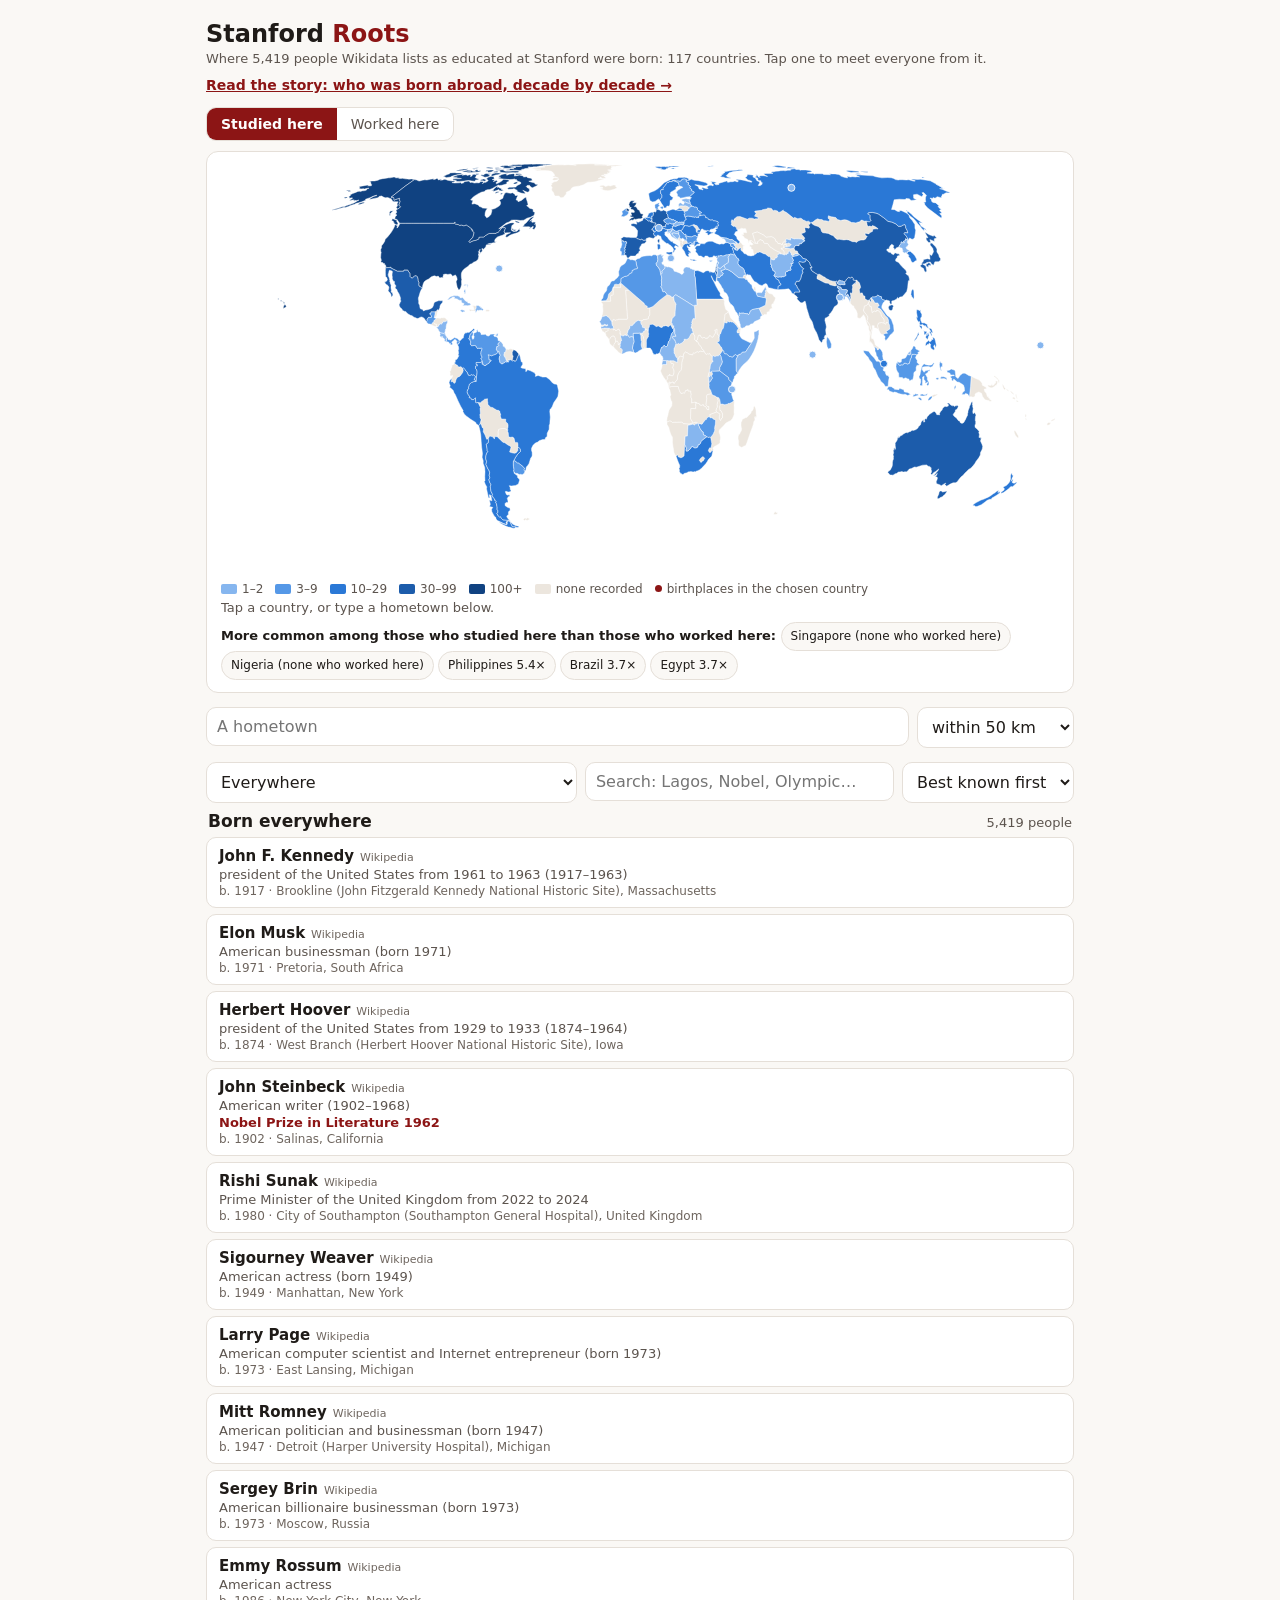
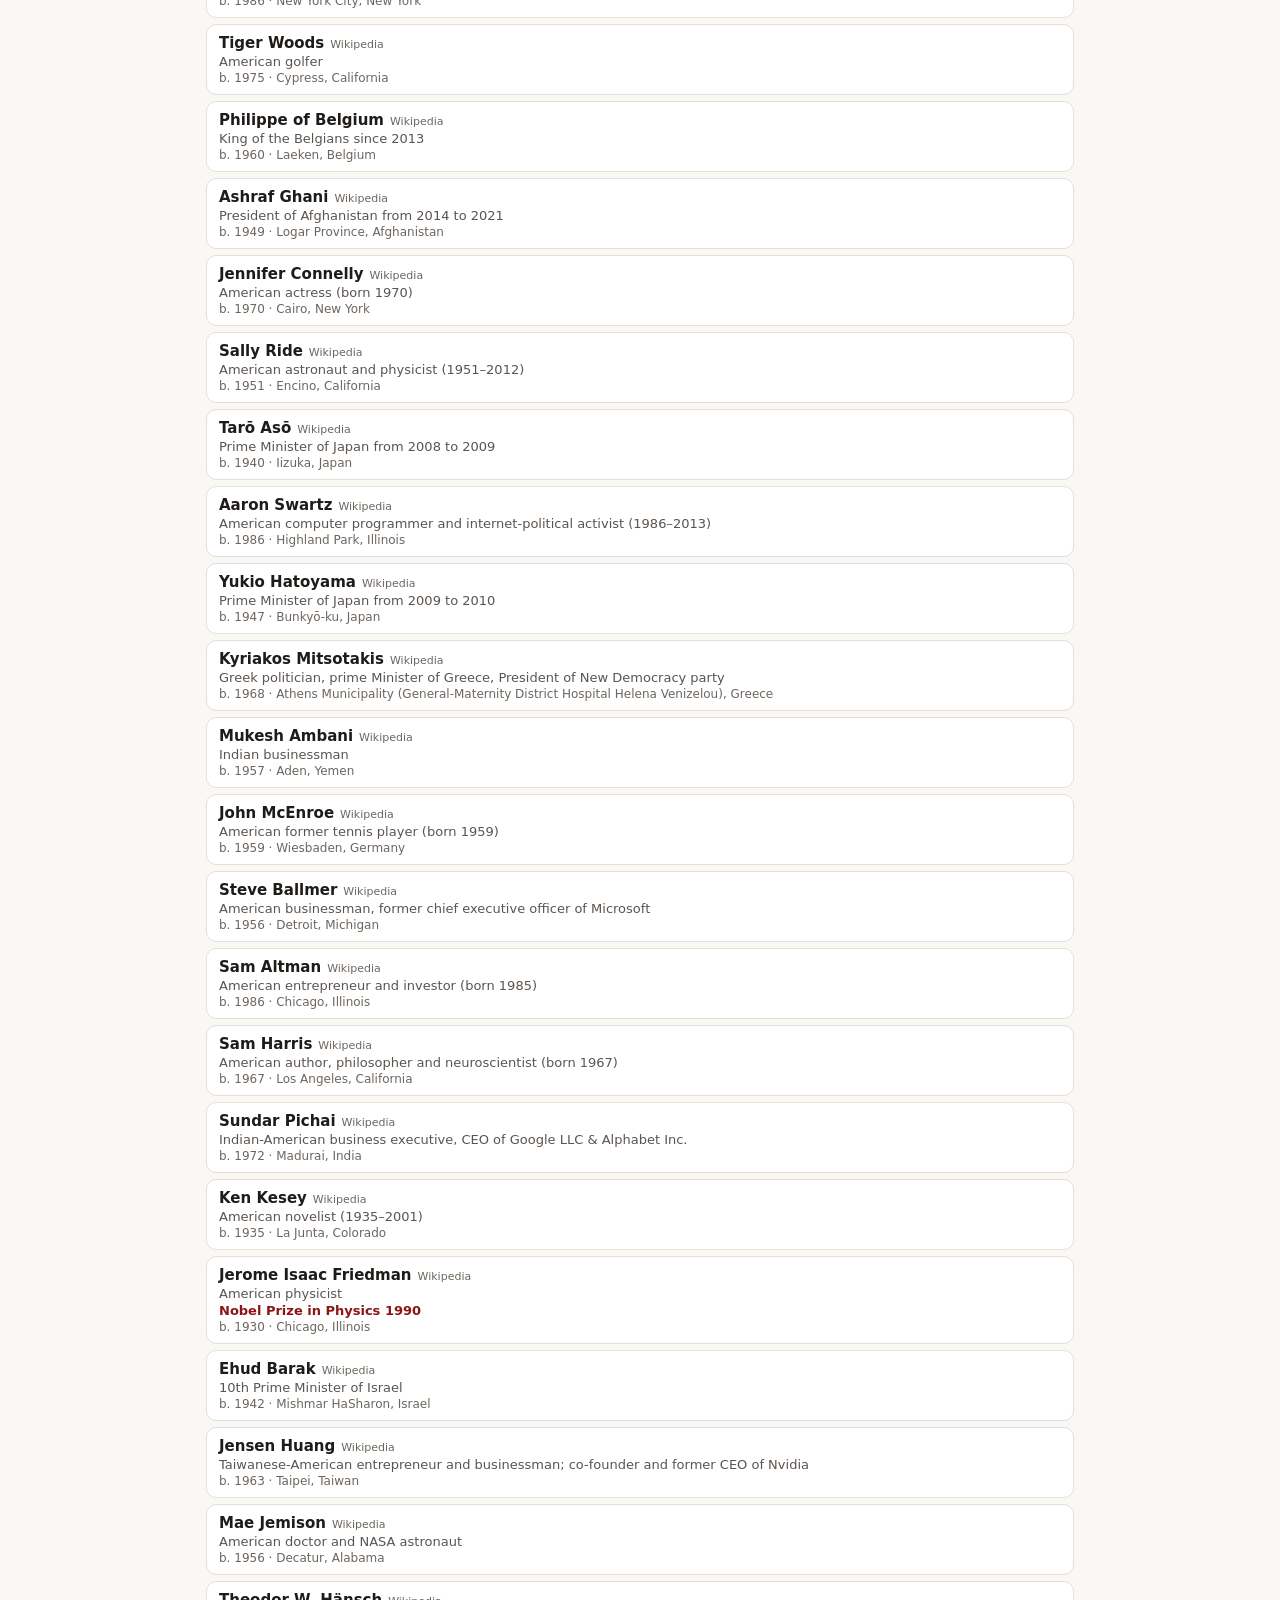
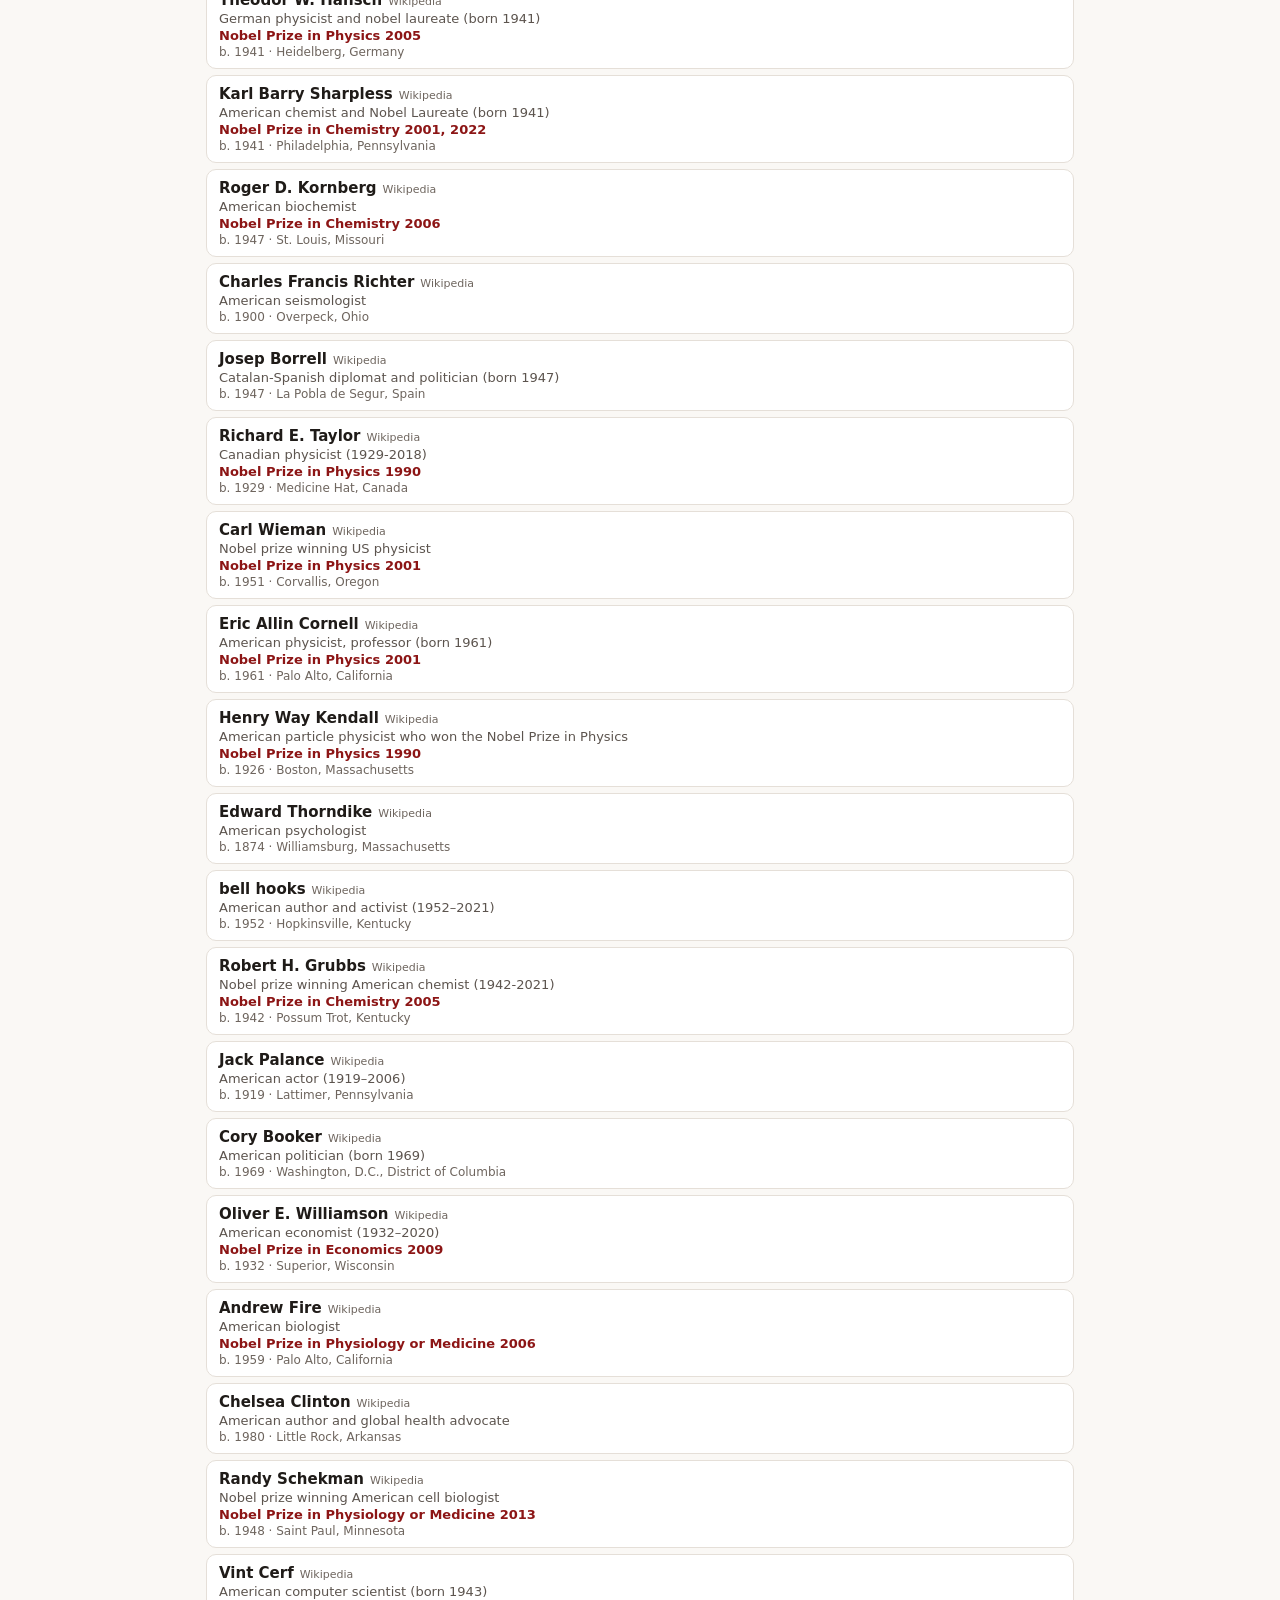
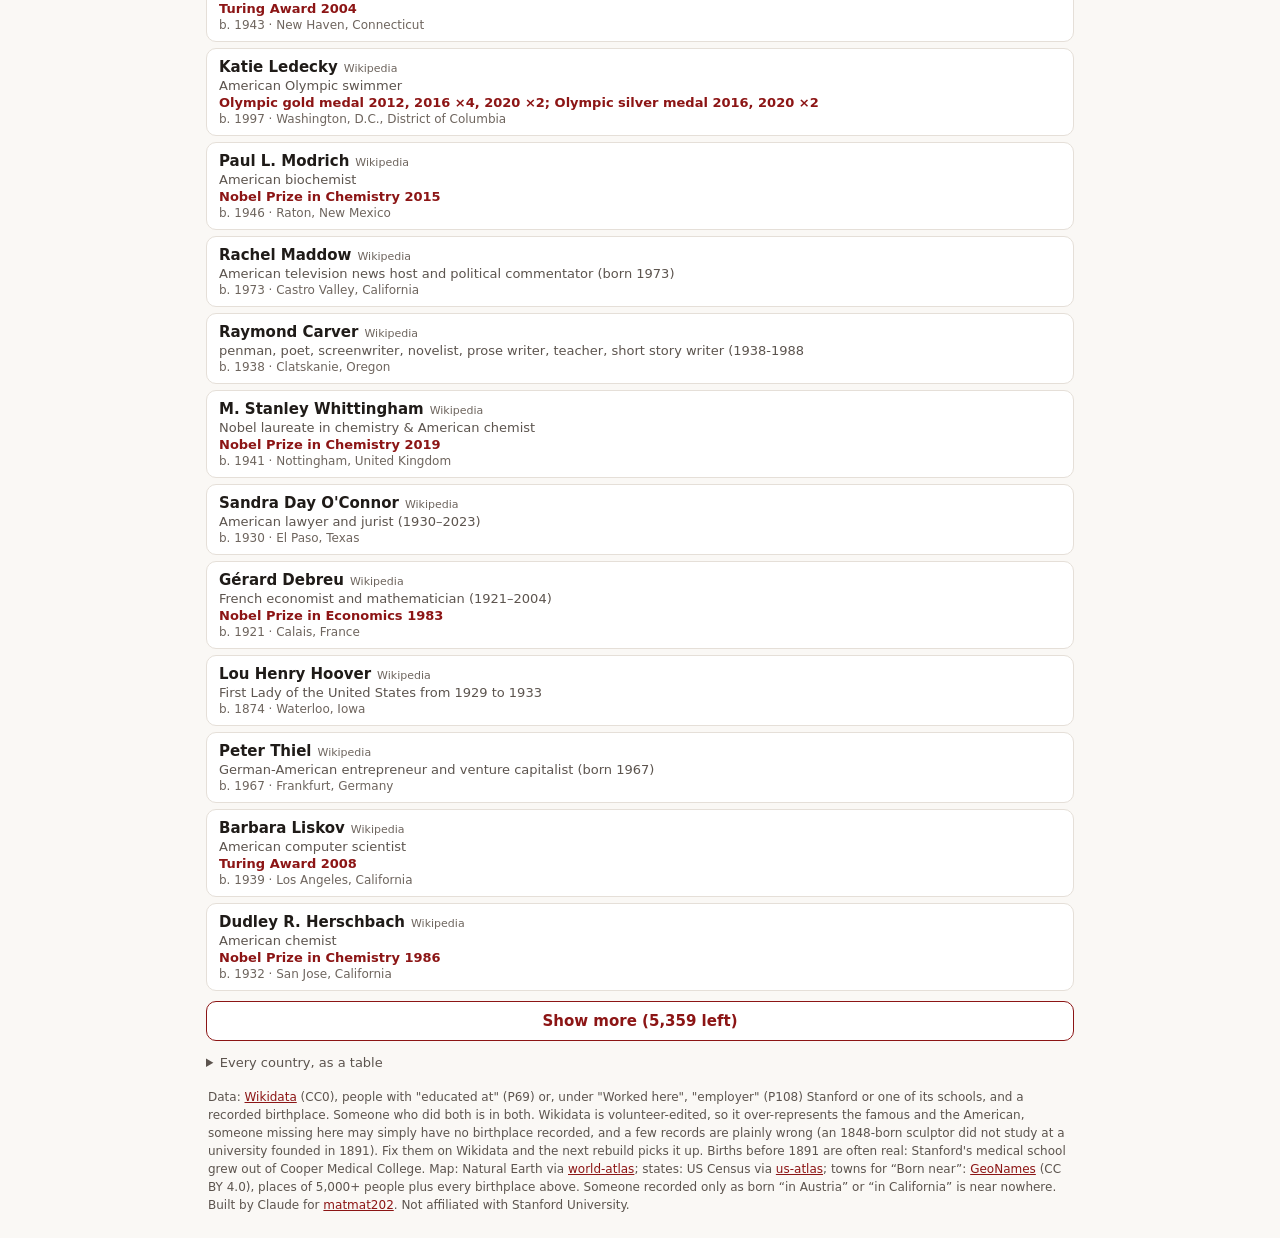
<file: index.html>
<!doctype html>
<html lang="en">
<head>
<meta charset="utf-8">
<meta name="viewport" content="width=device-width,initial-scale=1">
<title>Stanford Roots · where Stanford's people were born</title>
<link rel="icon" href="data:image/svg+xml,%3Csvg xmlns='http://www.w3.org/2000/svg' viewBox='0 0 32 32'%3E%3Crect width='32' height='32' rx='6' fill='%238c1515'/%3E%3Ccircle cx='16' cy='16' r='9' fill='none' stroke='%23fff' stroke-width='2.5'/%3E%3Cpath d='M7 16h18M16 7c-4 5-4 13 0 18M16 7c4 5 4 13 0 18' fill='none' stroke='%23fff' stroke-width='2'/%3E%3C/svg%3E">
<meta name="theme-color" content="#8c1515">
<meta name="description" content="A world map of where 5,000+ Stanford-educated people, and 1,700+ who worked there, were born, from Wikidata. Pick a country, or type your hometown, and meet everyone from it.">
<meta property="og:type" content="website">
<meta property="og:url" content="https://matmat202.github.io/stanford-roots/">
<meta property="og:title" content="Stanford Roots">
<meta property="og:description" content="Where 5,000+ Stanford-educated people were born. Pick a country.">
<meta property="og:image" content="https://matmat202.github.io/stanford-roots/icons/card.png">
<meta property="og:image:width" content="1200">
<meta property="og:image:height" content="630">
<meta name="twitter:card" content="summary_large_image">
<link rel="apple-touch-icon" href="icons/icon-180.png">
<meta name="twitter:card" content="summary">
<style>
:root{color-scheme:light;--ground:#faf8f5;--card:#fff;--ink:#1f1b18;--ink-2:#5c544e;--ink-3:#6e655e;
  --line:#e5dfd8;--accent:#8c1515;--none:#ece6de;--edge:#fff;
  --b0:#86b6ef;--b1:#5598e7;--b2:#2a78d6;--b3:#1c5cab;--b4:#104281;
  --dot:#8c1515;
  --f-ui:system-ui,-apple-system,"Segoe UI",sans-serif}
@media (prefers-color-scheme:dark){:root{color-scheme:dark;--ground:#161311;--card:#211c19;--ink:#efe9e3;
  --ink-2:#b2a89f;--ink-3:#a1968c;--line:#352e29;--accent:#e36a63;--none:#2f2925;--edge:#211c19;
  --b0:#184f95;--b1:#256abf;--b2:#3987e5;--b3:#6da7ec;--b4:#b7d3f6;
  --dot:#ff8a80}}
*{box-sizing:border-box}
body{margin:0;background:var(--ground);color:var(--ink);font-family:var(--f-ui);font-size:15px}
main{max-width:900px;margin:0 auto;padding:16px}
h1{font-size:24px;margin:4px 0 2px}h1 .red{color:var(--accent)}
.sub{color:var(--ink-2);font-size:13px;margin:0 0 14px;line-height:1.45}
.story{font-size:14px;margin:-6px 0 14px}.story a{color:var(--accent);font-weight:600}
a{color:var(--accent)}
:focus-visible{outline:3px solid var(--accent);outline-offset:2px}
.card{background:var(--card);border:1px solid var(--line);border-radius:12px;padding:10px}
#map svg{display:block;width:100%;height:auto;touch-action:manipulation}
.c{stroke:var(--edge);stroke-width:.5;cursor:pointer}
.c:hover{stroke:var(--ink);stroke-width:1}
.c.e{fill:var(--none);cursor:default}
.c.e:hover{stroke:var(--edge);stroke-width:.5}
.c.sel{stroke:var(--accent);stroke-width:1.6}
.tiny{stroke:var(--edge);stroke-width:1;cursor:pointer}
.tiny.sel{stroke:var(--accent);stroke-width:2}
.pt{fill:var(--dot);stroke:var(--card);stroke-width:.6;pointer-events:none}
.legend{display:flex;flex-wrap:wrap;align-items:center;gap:6px 12px;font-size:12px;color:var(--ink-2);margin:8px 4px 2px}
.legend .k{display:inline-flex;align-items:center;gap:5px}
.legend .sw{width:16px;height:10px;border-radius:2px;display:inline-block}
.legend .dotk{width:7px;height:7px;border-radius:50%;background:var(--dot);display:inline-block}
.tipbox{font-size:13px;color:var(--ink-2);margin:4px 4px 0;min-height:1.3em}
.controls{display:grid;grid-template-columns:1.2fr 1fr auto;gap:8px;margin:14px 0 8px}
@media (max-width:620px){.controls{grid-template-columns:1fr auto}.controls .q{grid-column:1 / -1;order:3}}
/* One column on a phone: "Bosnia and Herzegovina (1)" needs ~194px and the country select had 97px at 320 beside Sort. */
@media (max-width:480px){.controls{grid-template-columns:1fr}}
select,input{font:inherit;padding:9px 10px;border:1px solid var(--line);border-radius:10px;background:var(--card);color:var(--ink);min-width:0;width:100%}
label.v{position:absolute;left:-9999px}
.head{display:flex;align-items:baseline;justify-content:space-between;gap:10px;margin:6px 2px 6px}
.head h2{font-size:17px;margin:0}
.head .n{font-size:13px;color:var(--ink-2);font-variant-numeric:tabular-nums}
ol.people{list-style:none;margin:0;padding:0;display:grid;gap:6px}
ol.people li{background:var(--card);border:1px solid var(--line);border-radius:10px;padding:9px 12px}
ol.people .nm{font-weight:600;text-decoration:none;color:var(--ink)}
ol.people .nm:hover{color:var(--accent);text-decoration:underline}
ol.people .src{font-size:11px;color:var(--ink-3);margin-left:6px}
ol.people .d{font-size:13px;color:var(--ink-2);margin-top:2px}
ol.people .nb{font-size:13px;color:var(--accent);font-weight:600;margin-top:2px}
ol.people .l{font-size:12px;color:var(--ink-3);margin-top:2px}
.more{font:inherit;font-weight:600;margin:10px 0 0;padding:10px 16px;border:1px solid var(--accent);border-radius:10px;background:var(--card);color:var(--accent);cursor:pointer;width:100%}
.empty{color:var(--ink-2);font-size:14px;padding:14px 4px}
details{margin:14px 0 0}
summary{cursor:pointer;font-size:13px;color:var(--ink-2)}
.tbl{overflow-x:auto}
.tbl table{border-collapse:collapse;font-size:12px;font-variant-numeric:tabular-nums;margin-top:6px;width:100%}
.tbl th,.tbl td{padding:3px 8px;border-bottom:1px solid var(--line);text-align:left}
.tbl td.r,.tbl th.r{text-align:right}
.views{display:inline-flex;border:1px solid var(--line);border-radius:10px;overflow:hidden;margin:0 0 10px;background:var(--card)}
.views button{font:inherit;font-size:14px;padding:8px 14px;border:0;background:none;color:var(--ink-2);cursor:pointer}
.views button:focus-visible{outline-offset:-4px}
.views button[aria-pressed="true"]:focus-visible{outline-color:var(--card)}
.views button[aria-pressed="true"]{background:var(--accent);color:var(--card);font-weight:600}
.contrast{font-size:13px;color:var(--ink-2);margin:6px 4px 2px;line-height:1.9}
.contrast b{font-weight:600;color:var(--ink)}
.chip{font:inherit;font-size:12px;padding:2px 9px;border:1px solid var(--line);border-radius:999px;background:var(--ground);color:var(--ink);cursor:pointer}
.chip:hover{border-color:var(--accent);color:var(--accent)}
#us svg{display:block;width:100%;height:auto;touch-action:manipulation}
#us h2{font-size:16px;margin:2px 4px 6px}
#us .row{display:flex;gap:8px;align-items:center;margin:8px 4px 0;flex-wrap:wrap}
#us .row select{width:auto;flex:1 1 220px}
#us .note{font-size:12px;color:var(--ink-3);margin:6px 4px 0}
.near{display:grid;grid-template-columns:1fr auto;gap:8px;margin:14px 0 0}
.nearbox{position:relative}
.opts{position:absolute;z-index:5;left:0;right:0;top:calc(100% + 4px);margin:0;padding:4px;list-style:none;background:var(--card);
  border:1px solid var(--line);border-radius:10px;box-shadow:0 6px 20px rgba(0,0,0,.18);max-height:320px;overflow:auto}
.opts li{padding:8px 10px;border-radius:7px;cursor:pointer;font-size:14px}
.opts li[aria-selected="true"],.opts li:hover{background:var(--ground);color:var(--accent)}
.opts li.none{color:var(--ink-2);cursor:default}
.home{fill:none;stroke:var(--ink);stroke-width:1.6;pointer-events:none}
.ring{fill:none;stroke:var(--ink);stroke-width:.8;stroke-dasharray:3 2;pointer-events:none;opacity:.7}
ol.people .km{color:var(--ink-2);font-weight:600}
.legend .homek{width:9px;height:9px;border-radius:50%;border:1.6px solid var(--ink);display:inline-block}
footer{font-size:12px;color:var(--ink-2);line-height:1.5;margin:18px 2px 8px}
/* iOS Safari zooms the page into any field under 16px when it is tapped (input-zoom) */
input,select,textarea{font-size:16px!important}
</style>
</head>
<body>
<main>
  <h1>Stanford <span class="red">Roots</span></h1>
  <p class="sub" id="sub">Where the people Wikidata lists as educated at Stanford were born. Tap a country to meet everyone from it.</p>
  <p class="story"><a href="story/">Read the story: who was born abroad, decade by decade &rarr;</a></p>

  <div class="views" id="views" role="group" aria-label="Whose birthplaces">
    <button type="button" data-v="studied" aria-pressed="true">Studied here</button>
    <button type="button" data-v="worked" aria-pressed="false">Worked here</button>
  </div>

  <section class="card" aria-label="World map">
    <div id="map"></div>
    <div class="legend" id="legend"></div>
    <p class="tipbox" id="hover" aria-live="polite"></p>
    <p class="contrast" id="contrast"></p>
  </section>

  <section class="card" id="us" aria-label="United States by state" hidden style="margin-top:12px">
    <h2 id="usTitle">Born in the United States, by state</h2>
    <div id="usmap"></div>
    <div class="legend" id="usLegend"></div>
    <p class="tipbox" id="usHover" aria-live="polite"></p>
    <div class="row"><label class="v" for="state">State</label><select id="state"></select></div>
    <p class="contrast" id="usContrast"></p>
    <p class="note" id="usNote"></p>
    <details>
      <summary>Every state, as a table</summary>
      <div class="tbl" id="usTable"></div>
    </details>
  </section>

  <div class="near" id="nearRow">
    <div class="nearbox"><label class="v" for="near">Born near</label>
      <input id="near" type="search" autocomplete="off" spellcheck="false" placeholder="A hometown"
        role="combobox" aria-autocomplete="list" aria-expanded="false" aria-controls="nearList">
      <ul id="nearList" class="opts" role="listbox" aria-label="Places" hidden></ul></div>
    <div><label class="v" for="km">Within</label><select id="km">
      <option value="25">within 25 km</option><option value="50" selected>within 50 km</option>
      <option value="100">within 100 km</option><option value="200">within 200 km</option>
    </select></div>
  </div>

  <div class="controls">
    <div><label class="v" for="country">Country</label><select id="country"></select></div>
    <div class="q"><label class="v" for="q">Search</label><input id="q" type="search" autocomplete="off" placeholder="Search: Lagos, Nobel, Olympic…"></div>
    <div><label class="v" for="sort">Sort</label><select id="sort">
      <option value="known">Best known first</option><option value="old">Oldest first</option><option value="new">Newest first</option><option value="az">A–Z</option>
    </select></div>
  </div>

  <div class="head"><h2 id="listTitle">Everyone</h2><span class="n" id="listCount"></span></div>
  <ol class="people" id="people"></ol>
  <button class="more" id="more" type="button" hidden>Show more</button>

  <details>
    <summary>Every country, as a table</summary>
    <div class="tbl" id="table"></div>
  </details>

  <footer id="foot">Data: <a href="https://www.wikidata.org/">Wikidata</a> (CC0), people with "educated at" (P69) or, under
    "Worked here", "employer" (P108) Stanford or one of its schools, and a recorded birthplace. Someone who did both is in both. Wikidata is volunteer-edited, so it over-represents the famous and
    the American, someone missing here may simply have no birthplace recorded, and a few records are plainly wrong (an 1848-born sculptor did not study at a university founded in 1891). Fix them on Wikidata and the next rebuild picks it up. Births before 1891 are often real: Stanford's medical school grew out of Cooper Medical College. Map: Natural Earth via
    <a href="https://github.com/topojson/world-atlas">world-atlas</a>; states: US Census via
    <a href="https://github.com/topojson/us-atlas">us-atlas</a>; towns for “Born near”: <a href="https://www.geonames.org/">GeoNames</a> (CC BY 4.0), places of 5,000+ people plus every birthplace above. Someone recorded only as born “in Austria” or “in California” is near nowhere. Built by Claude for
    <a href="https://matmat202.github.io/">matmat202</a>. Not affiliated with Stanford University.</footer>
</main>
<!-- Fetched in parallel with app.js instead of behind it: each was one more round trip
     before the first draw (projects/site-speed, 2026-10-28). -->
<link rel="modulepreload" href="roots-logic.js">
<link rel="preload" href="data/roots.json" as="fetch" crossorigin>
<script type="module" src="app.js"></script>
</body>
</html>
</file>
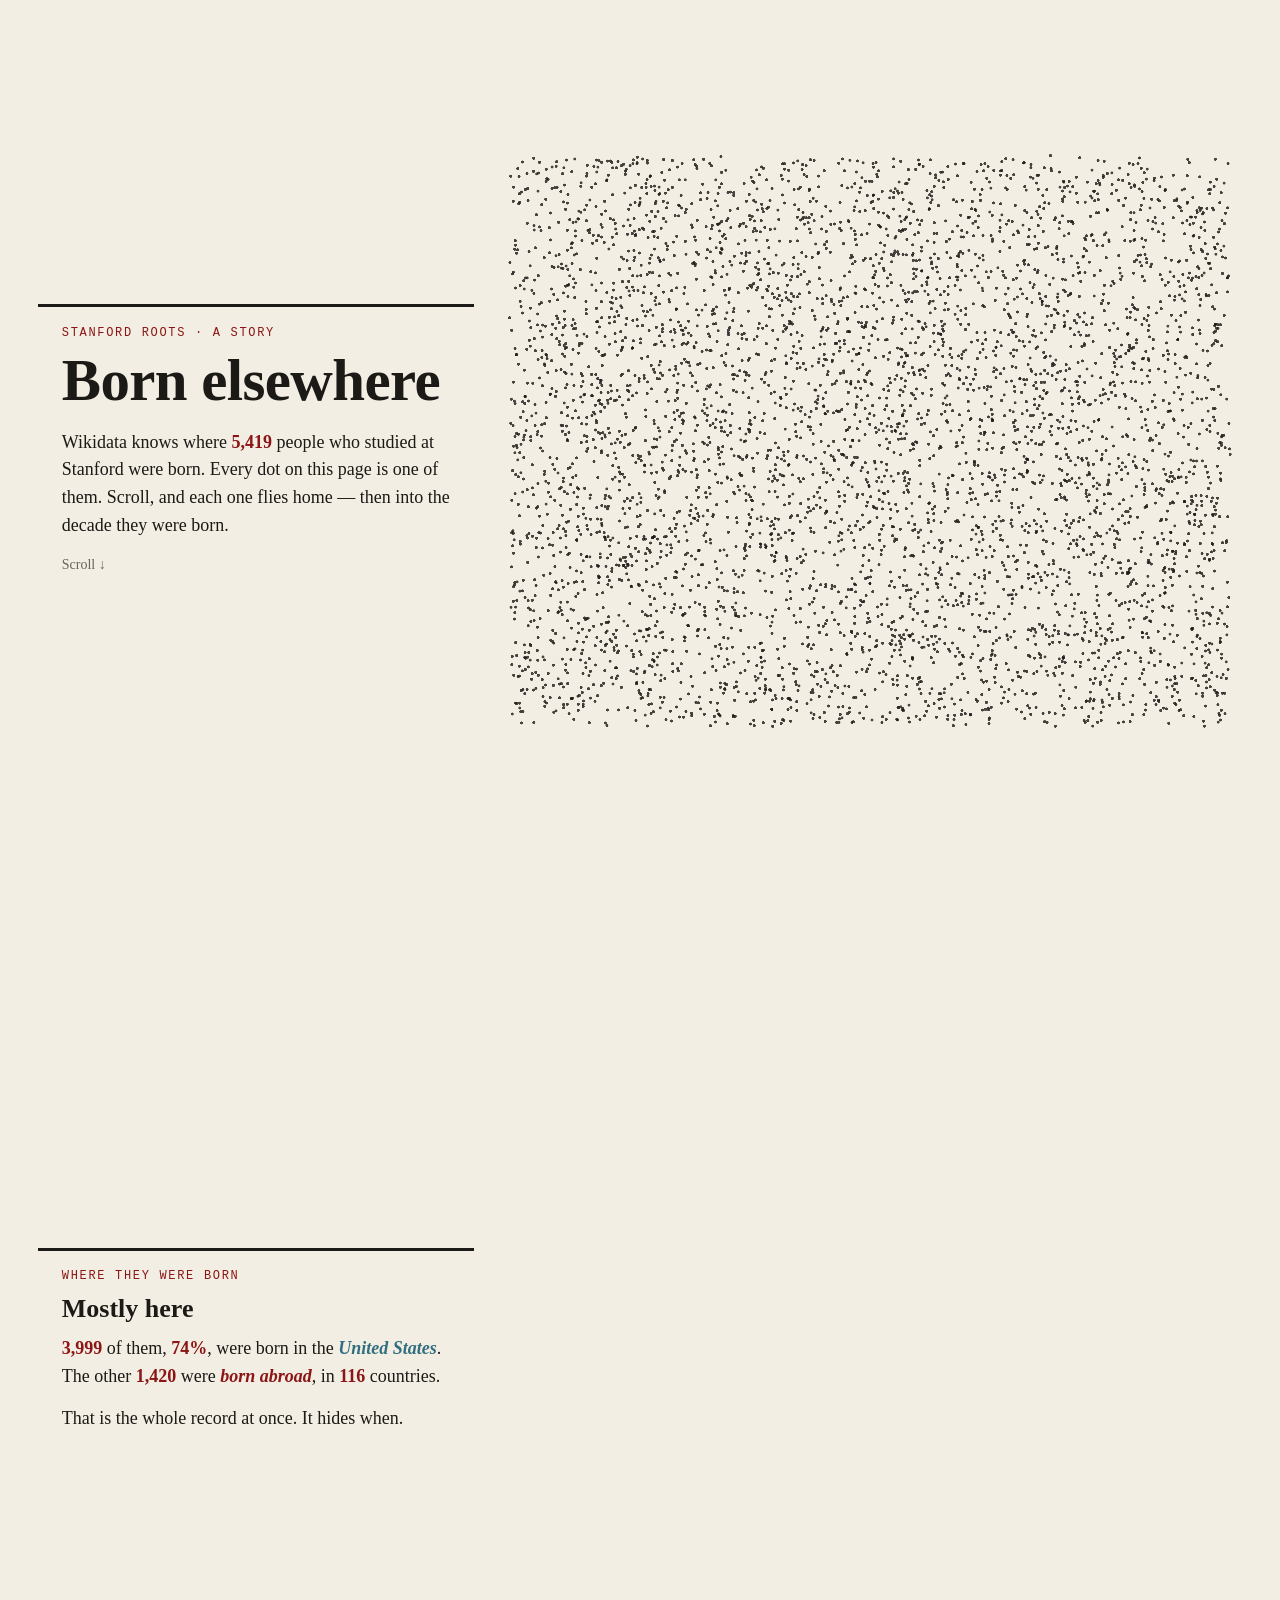
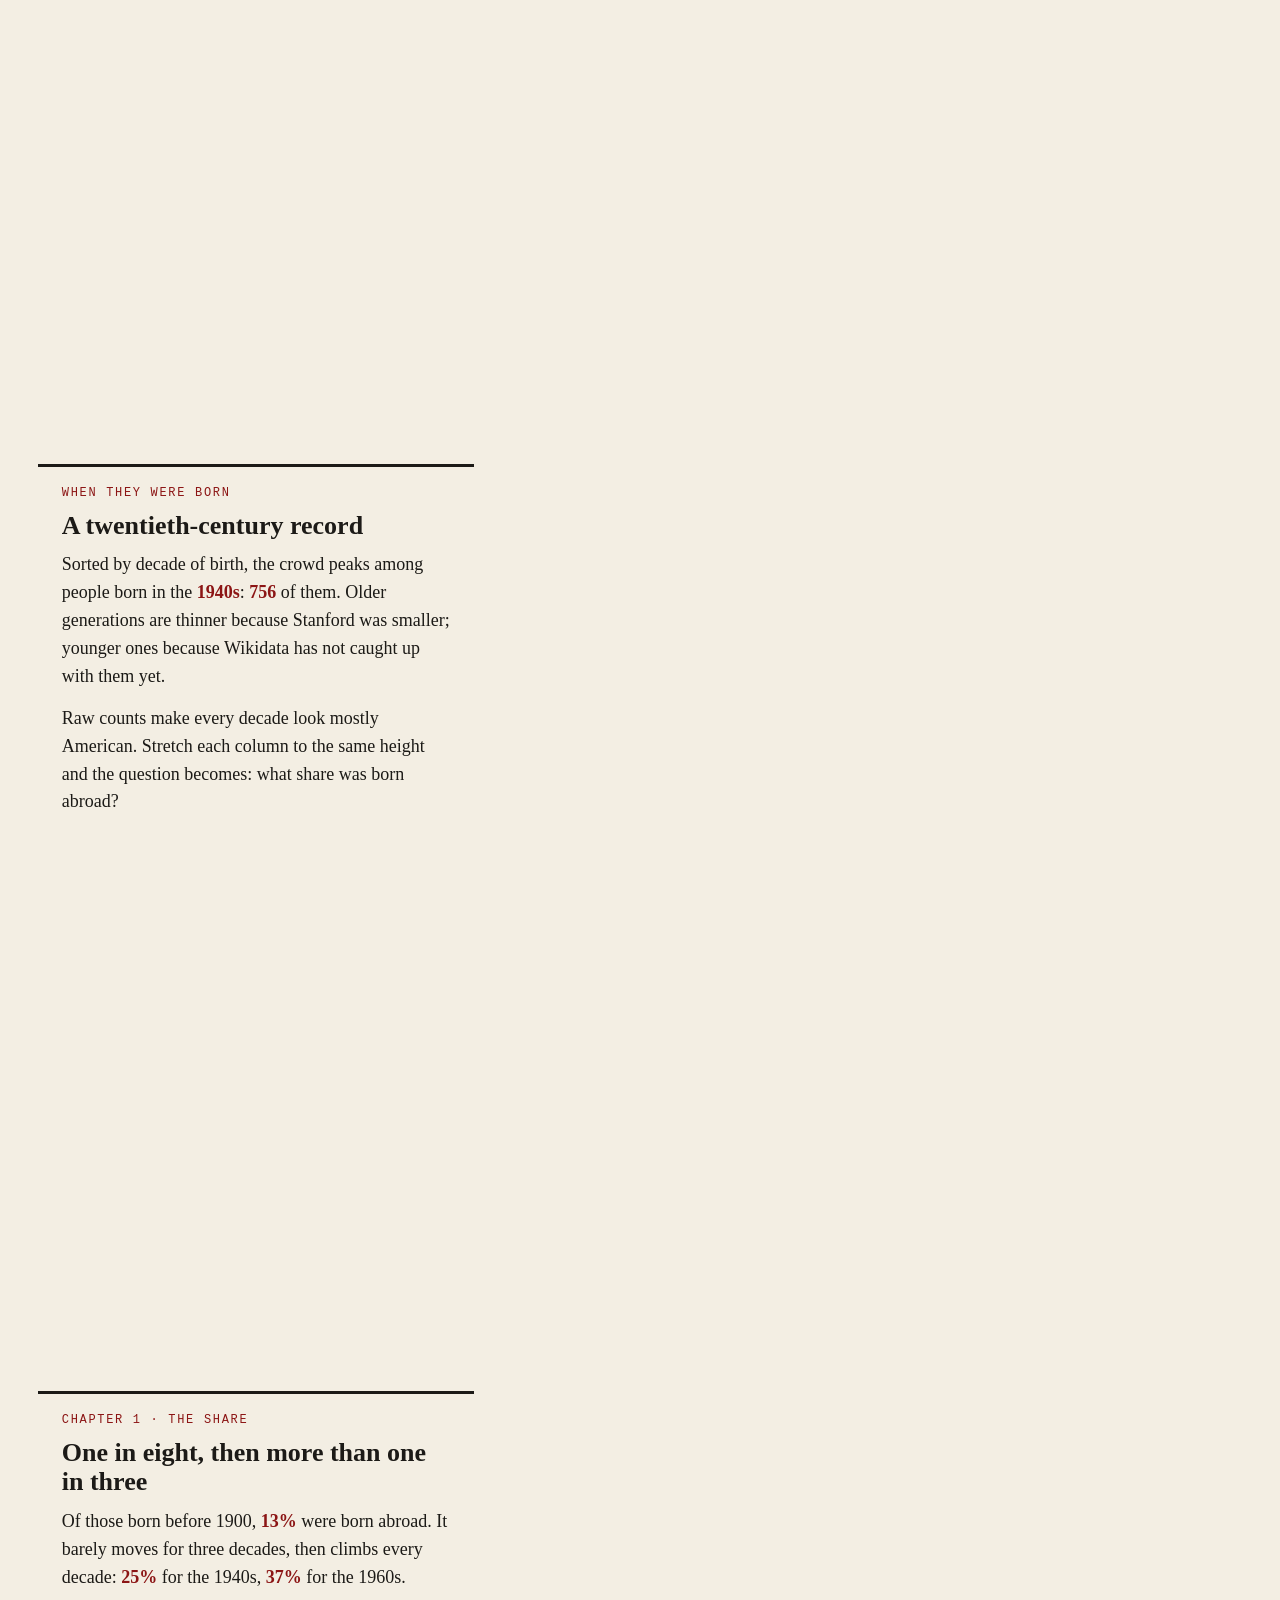
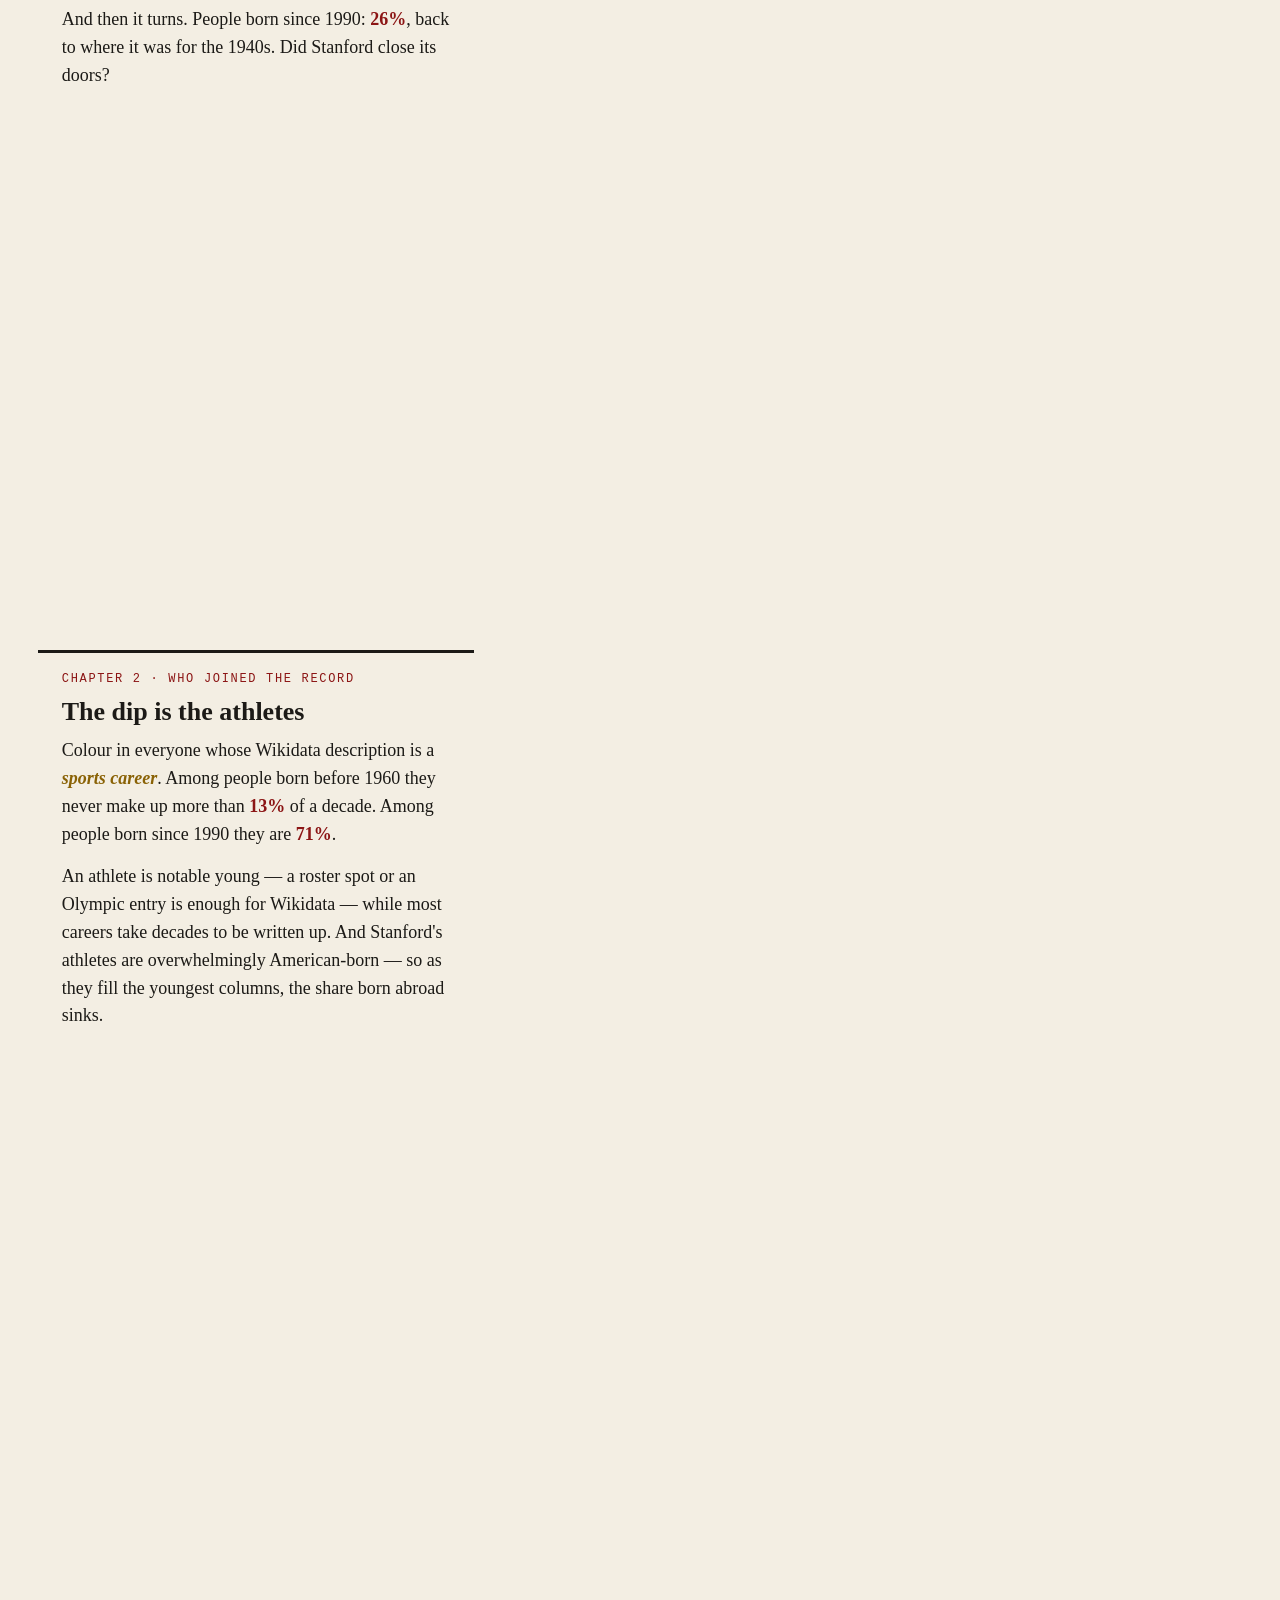
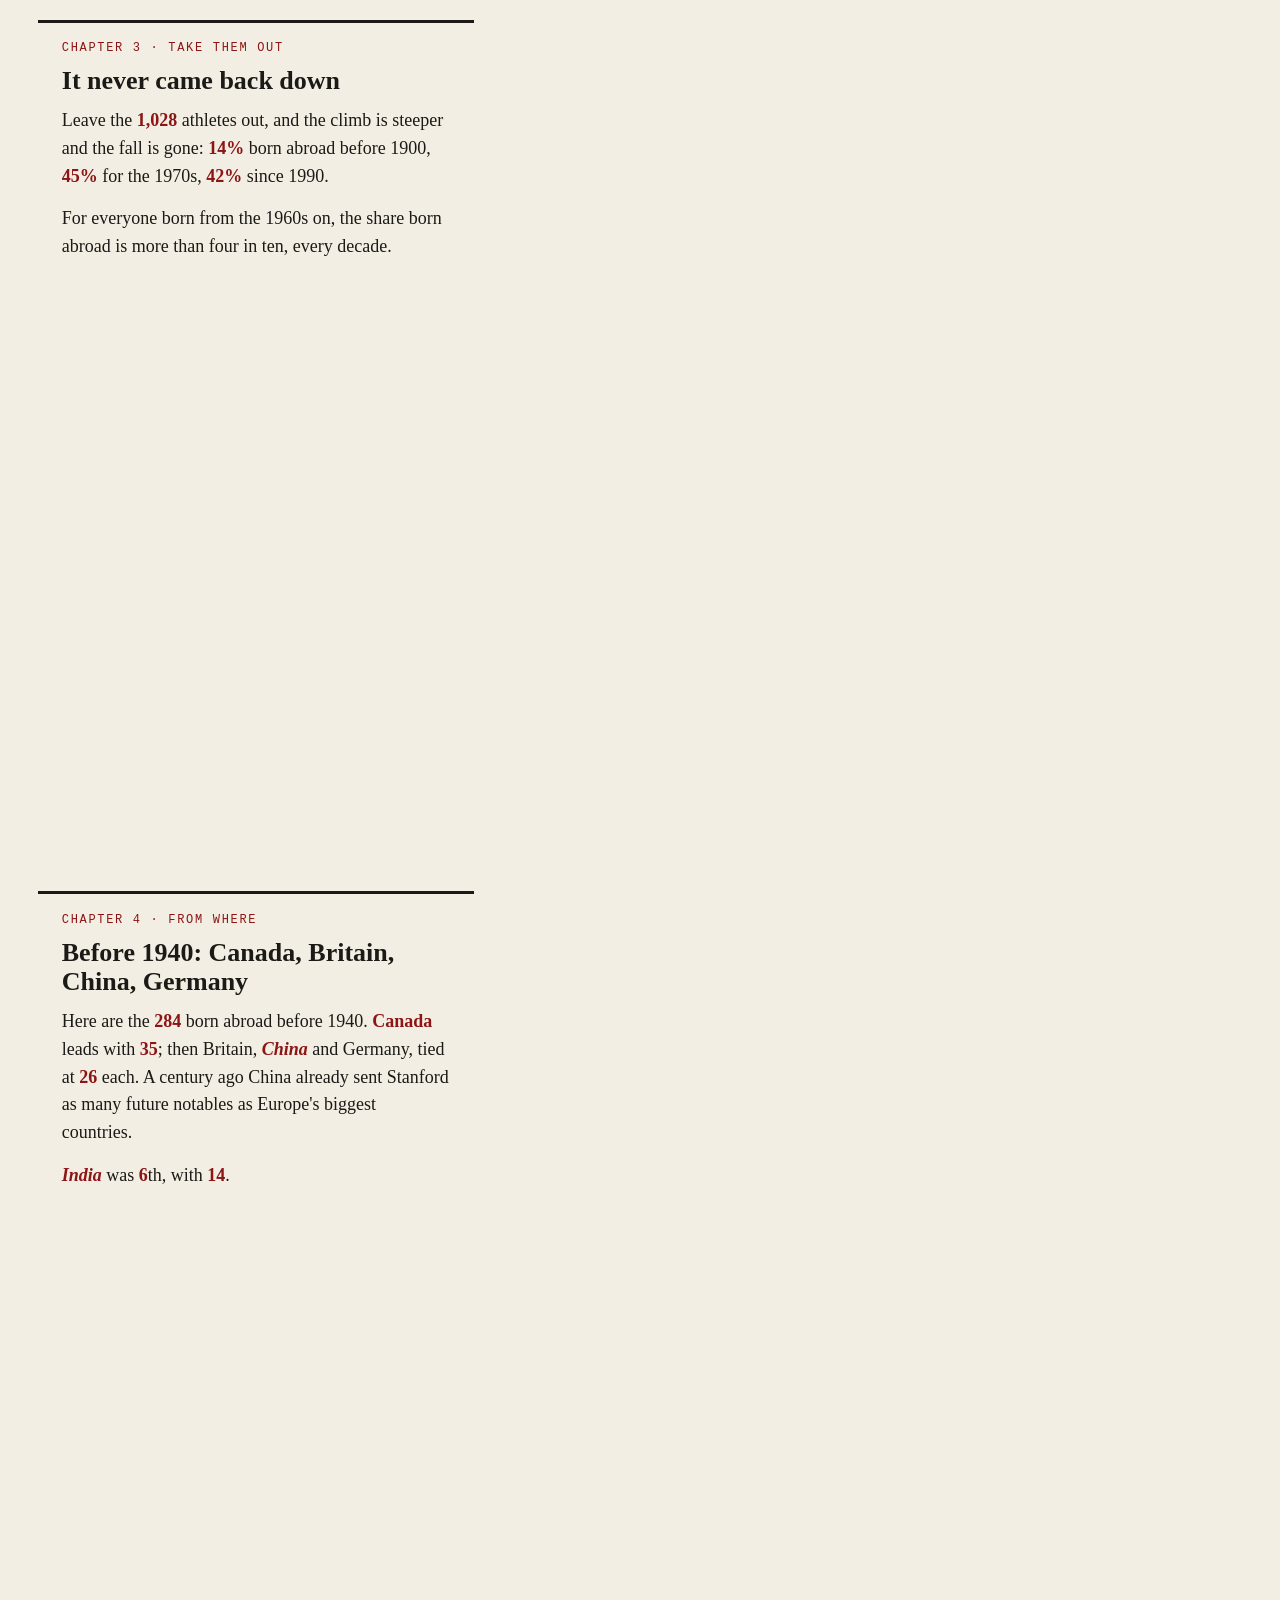
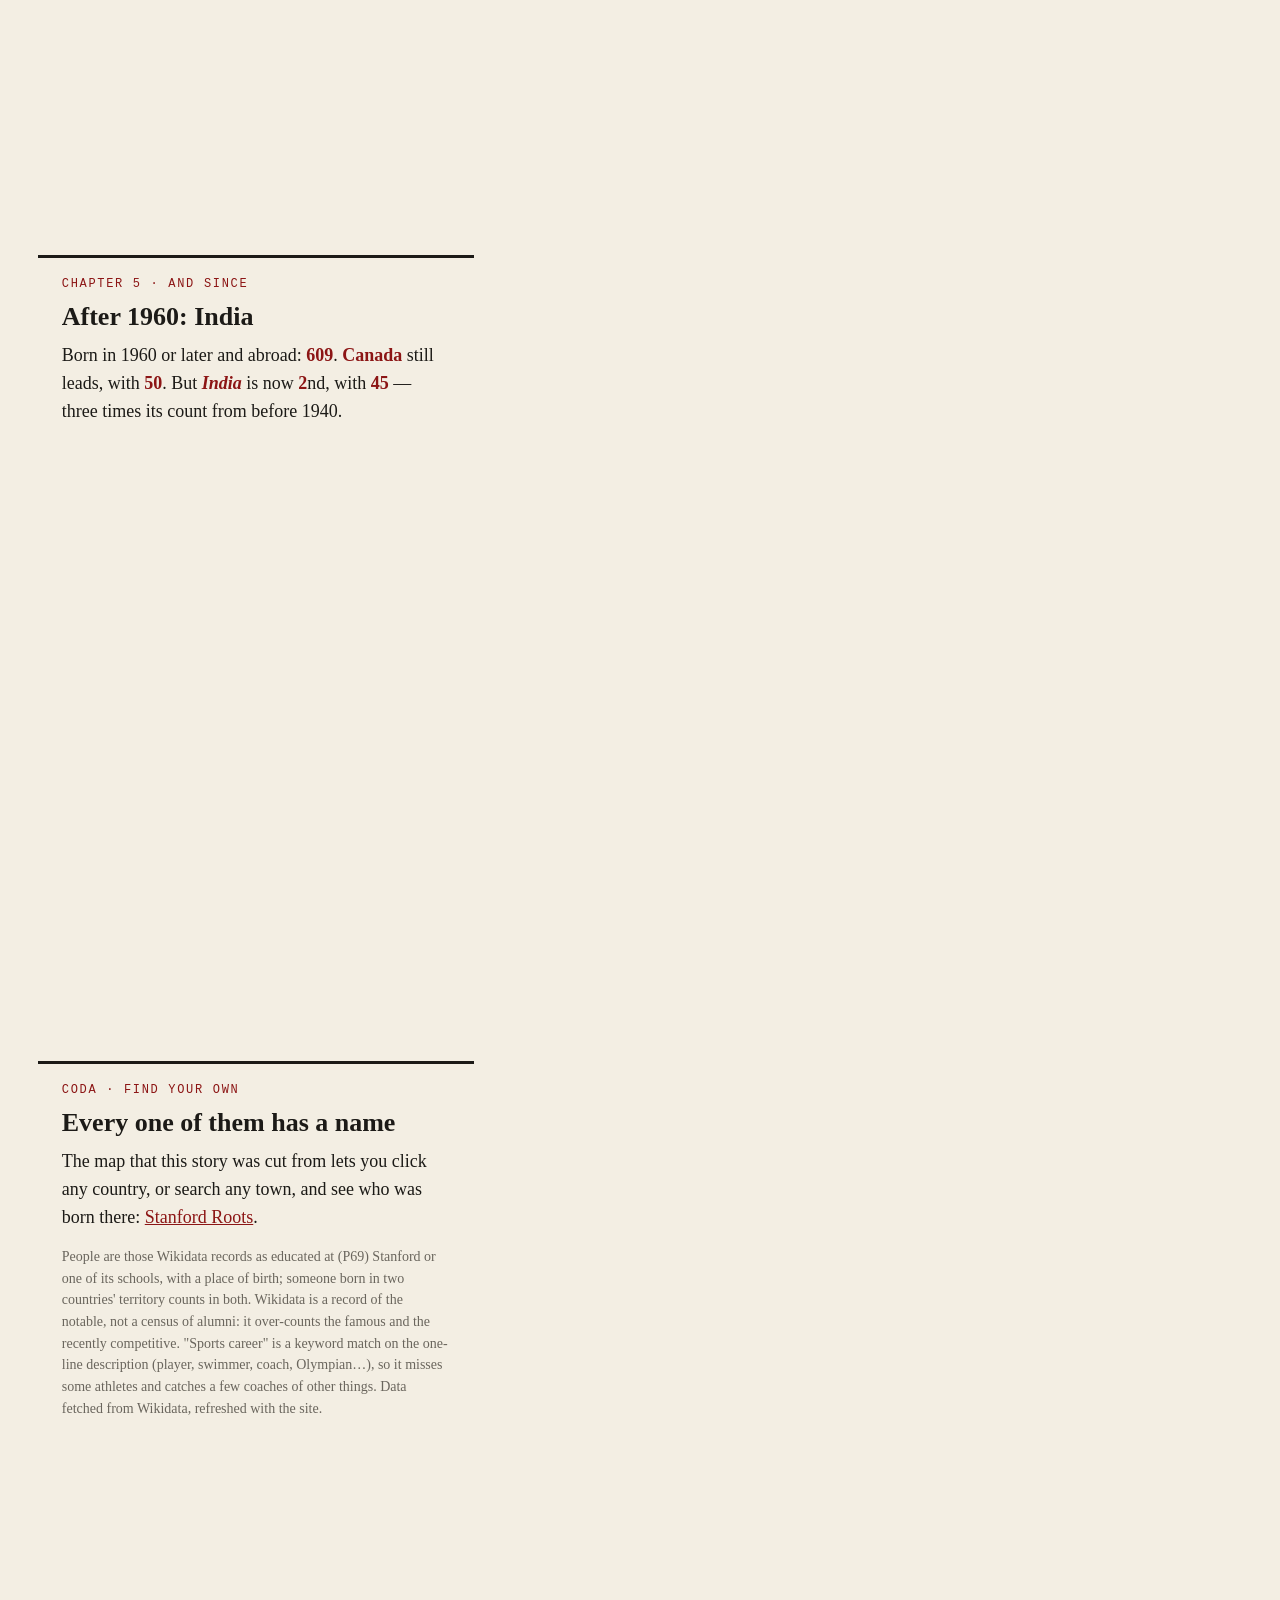
<file: story/index.html>
<!doctype html>
<html lang="en">
<head>
<meta charset="utf-8">
<meta name="viewport" content="width=device-width, initial-scale=1">
<title>Born Elsewhere · where Stanford's people were born, decade by decade</title>
<meta name="description" content="A scrolling story: 5,419 people who studied at Stanford, flown from their birthplaces into the decade they were born. The share born abroad tripled — and the dip at the end is the athletes.">
<link rel="stylesheet" href="style.css">
</head>
<body>
<div id="plot" aria-hidden="true"><div id="outlines"></div><div id="axes"></div></div>
<canvas id="gl" aria-hidden="true"></canvas>
<p id="err" role="alert"></p>
<main>

<section class="step" data-kind="field"><div>
  <p class="kicker">Stanford Roots · a story</p>
  <h1>Born elsewhere</h1>
  <p>Wikidata knows where <b data-fact="people"></b> people who studied at Stanford were
  born. Every dot on this page is one of them. Scroll, and each one flies home — then into
  the decade they were born.</p>
  <p class="small">Scroll ↓</p>
</div></section>

<section class="step" data-kind="map"><div>
  <p class="kicker">Where they were born</p>
  <h2>Mostly here</h2>
  <p><b data-fact="us"></b> of them, <b data-fact="us-pct"></b>, were born in the
  <span class="w us">United States</span>. The other <b data-fact="abroad"></b>
  were <span class="w ab">born abroad</span>, in <b data-fact="countries"></b> countries.</p>
  <p>That is the whole record at once. It hides when.</p>
</div></section>

<section class="step" data-kind="counts"><div>
  <p class="kicker">When they were born</p>
  <h2>A twentieth-century record</h2>
  <p>Sorted by decade of birth, the crowd peaks among people born in the
  <b data-fact="peak-bin"></b>: <b data-fact="n:1940s"></b> of them. Older generations
  are thinner because Stanford was smaller; younger ones because Wikidata has not caught
  up with them yet.</p>
  <p>Raw counts make every decade look mostly American. Stretch each column to the same
  height and the question becomes: what share was born abroad?</p>
</div></section>

<section class="step" data-kind="share"><div>
  <p class="kicker">Chapter 1 · The share</p>
  <h2>One in eight, then more than one in three</h2>
  <p>Of those born before 1900, <b data-fact="share:before 1900"></b> were born abroad.
  It barely moves for three decades, then climbs every decade: <b data-fact="share:1940s"></b>
  for the 1940s, <b data-fact="share:1960s"></b> for the 1960s.</p>
  <p>And then it turns. People born since 1990: <b data-fact="share:1990+"></b>, back
  to where it was for the 1940s. Did Stanford close its doors?</p>
</div></section>

<section class="step" data-kind="athletes"><div>
  <p class="kicker">Chapter 2 · Who joined the record</p>
  <h2>The dip is the athletes</h2>
  <p>Colour in everyone whose Wikidata description is a <span class="w at">sports career</span>.
  Among people born before 1960 they never make up more than <b data-fact="ath-max:1960"></b>
  of a decade. Among people born since 1990 they are <b data-fact="ath:1990+"></b>.</p>
  <p>An athlete is notable young — a roster spot or an Olympic entry is enough for
  Wikidata — while most careers take decades to be written up. And Stanford's athletes are overwhelmingly American-born — so
  as they fill the youngest columns, the share born abroad sinks.</p>
</div></section>

<section class="step" data-kind="no-athletes"><div>
  <p class="kicker">Chapter 3 · Take them out</p>
  <h2>It never came back down</h2>
  <p>Leave the <b data-fact="ath-n"></b> athletes out, and the climb is steeper and
  the fall is gone: <b data-fact="share-na:before 1900"></b> born abroad before 1900,
  <b data-fact="share-na:1970s"></b> for the 1970s, <b data-fact="share-na:1990+"></b>
  since 1990.</p>
  <p>For everyone born from the 1960s on, the share born abroad is more than four in ten,
  every decade.</p>
</div></section>

<section class="step" data-kind="map-era" data-born="0-1940"><div>
  <p class="kicker">Chapter 4 · From where</p>
  <h2>Before 1940: Canada, Britain, China, Germany</h2>
  <p>Here are the <b data-fact="abroad-n:0:1940"></b> born abroad before 1940.
  <b data-fact="top:0:1940:1"></b> leads with <b data-fact="cnt:0:1940:Q16"></b>; then
  Britain, <span class="w ab">China</span> and Germany, tied at
  <b data-fact="cnt:0:1940:Q148"></b> each. A century ago China already sent Stanford as
  many future notables as Europe's biggest countries.</p>
  <p><span class="w ab">India</span> was <b data-fact="rank:0:1940:Q668"></b>th, with
  <b data-fact="cnt:0:1940:Q668"></b>.</p>
</div></section>

<section class="step" data-kind="map-era" data-born="1960-9999"><div>
  <p class="kicker">Chapter 5 · And since</p>
  <h2>After 1960: India</h2>
  <p>Born in 1960 or later and abroad: <b data-fact="abroad-n:1960:9999"></b>.
  <b data-fact="top:1960:9999:1"></b> still leads, with <b data-fact="cnt:1960:9999:Q16"></b>.
  But <span class="w ab">India</span> is now <b data-fact="rank:1960:9999:Q668"></b>nd,
  with <b data-fact="cnt:1960:9999:Q668"></b> — three times its count from before 1940.</p>
</div></section>

<section class="step" data-kind="map"><div>
  <p class="kicker">Coda · Find your own</p>
  <h2>Every one of them has a name</h2>
  <p>The map that this story was cut from lets you click any country, or search any town,
  and see who was born there: <a href="../">Stanford Roots</a>.</p>
  <p class="small">People are those Wikidata records as educated at (P69) Stanford or one of
  its schools, with a place of birth; someone born in two countries' territory counts in
  both. Wikidata is a record of the notable, not a census of alumni: it over-counts the
  famous and the recently competitive. "Sports career" is a keyword match on the one-line
  description (player, swimmer, coach, Olympian…), so it misses some athletes and catches
  a few coaches of other things. Data fetched from Wikidata, refreshed with the site.</p>
</div></section>

</main>
<script type="module" src="story.js"></script>
</body>
</html>
</file>
<file: story/style.css>
:root { --paper: #f3eee3; --ink: #1c1a17; --mute: #6a655d; --red: #8c1515; --us: #336e80; --gold: #8a6206; }
* { box-sizing: border-box; }
html { background: var(--paper); color: var(--ink); }
body { margin: 0; font: 18px/1.55 Georgia, 'Times New Roman', serif; }
#gl { position: fixed; inset: 0; pointer-events: none; z-index: 1; }
/* The plot box: the GL layer draws into this rectangle; outlines and axes sit on it. */
#plot { position: fixed; z-index: 0; pointer-events: none;
  left: 40vw; right: 4vw; top: 14vh; bottom: 16vh; }
#outlines { position: absolute; inset: 0; opacity: 0; }
#outlines svg { width: 100%; height: 100%; display: block; }
#outlines path { fill: #e4ddcd; stroke: #cfc6b3; stroke-width: .6; }
#axes { position: absolute; inset: 0; transition: opacity .15s; z-index: 2; }
#axes .tick { position: absolute; bottom: -1.9em; transform: translateX(-50%); white-space: nowrap;
  font: 12px/1 ui-monospace, Menlo, monospace; color: var(--mute); }
#axes .val { position: absolute; top: calc(10% - 1.6em); transform: translateX(-50%);
  font: 700 13px/1 ui-monospace, Menlo, monospace; color: var(--red); }
#axes .val.ath { color: var(--gold); }
#axes .unit { position: absolute; right: 0; bottom: -3.6em; font: 12px/1 ui-monospace, Menlo, monospace; color: var(--mute); }
main { position: relative; z-index: 3; width: 34vw; margin-left: 3vw; }
.step { min-height: 100vh; display: flex; align-items: center; }
.step > div { background: rgba(243,238,227,.94); padding: 1.1em 1.3em; border-top: 3px solid var(--ink); }
h1 { font: 700 clamp(34px, 4.6vw, 64px)/1.02 Georgia, serif; margin: 0 0 .3em; letter-spacing: -.01em; }
h2 { font: 700 26px/1.15 Georgia, serif; margin: 0 0 .4em; }
.kicker { font: 12px/1 ui-monospace, Menlo, monospace; letter-spacing: .14em; text-transform: uppercase; color: var(--red); margin: 0 0 1em; }
p { margin: 0 0 .8em; }
p:last-child { margin-bottom: 0; }
b[data-fact] { color: var(--red); font-variant-numeric: tabular-nums; }
.w { font-style: italic; font-weight: 700; }
.ab { color: var(--red); } .us { color: var(--us); } .at { color: var(--gold); }
.small { font-size: 14px; color: var(--mute); }
a { color: var(--red); }
#err { display: none; }
body.failed #err, body.nogl #err { display: block; position: fixed; z-index: 9; left: 40vw; top: 40vh; color: var(--red); }
body.nogl #err::before { content: 'This page draws its charts with WebGL, which this browser has turned off.'; }
@media (max-width: 760px) {
  body { font-size: 16px; }
  #plot { left: 5vw; right: 5vw; top: 7vh; bottom: 60vh; }
  #axes .unit { display: none; }
  main { width: auto; margin: 0 4vw; }
  .step { align-items: flex-end; padding-bottom: 6vh; min-height: 100vh; }
  #axes .tick { font-size: 9px; }
  #axes .val { font-size: 10px; }
}
</file>
